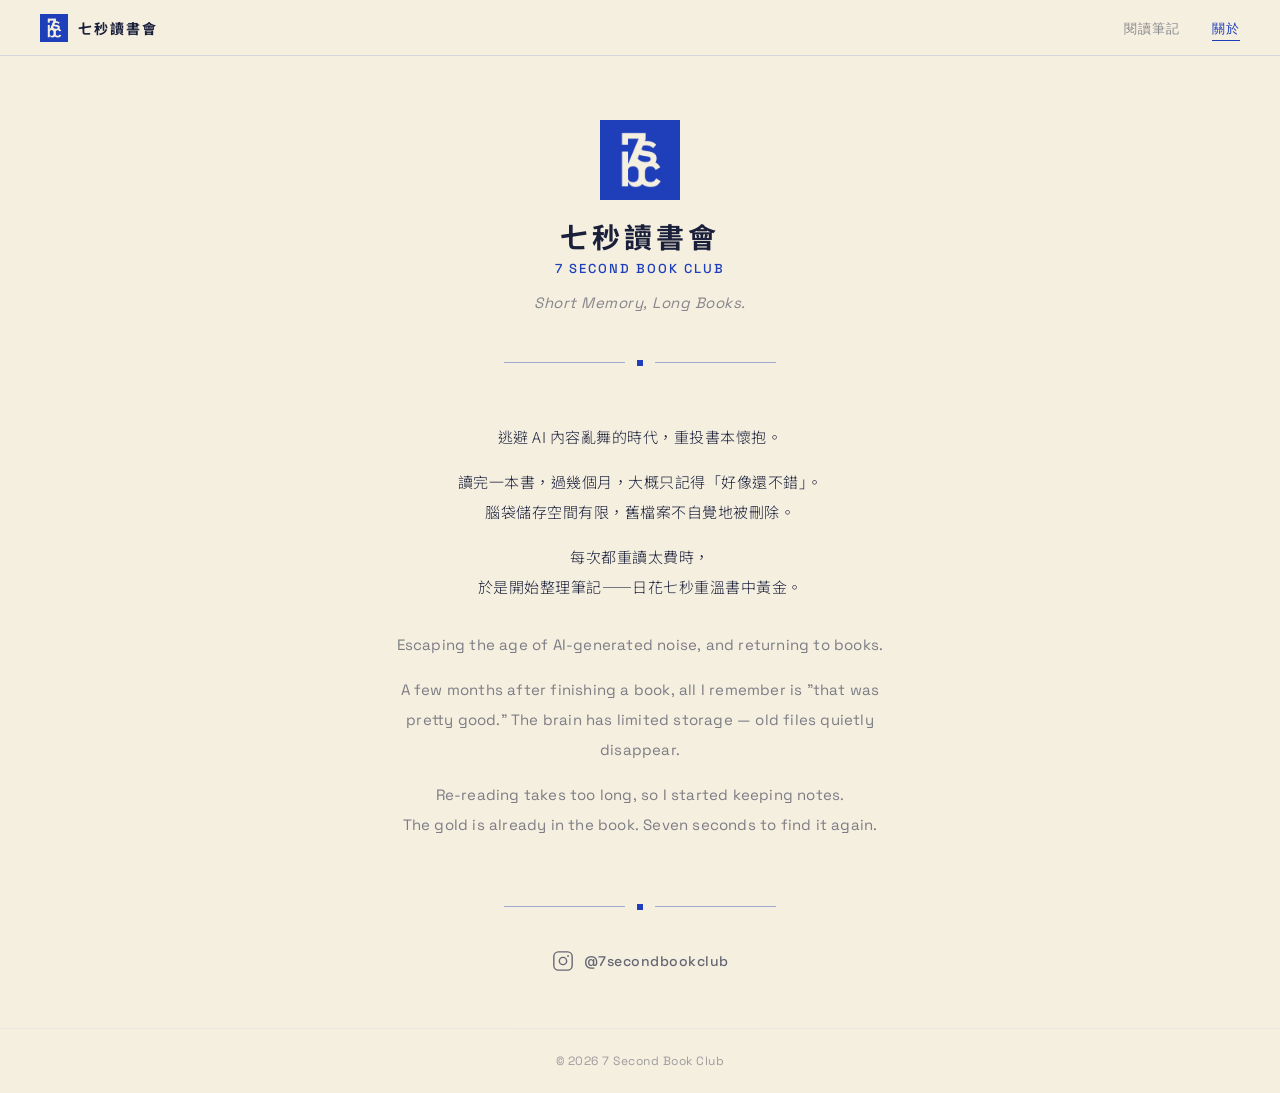
<file: about/index.html>
<!DOCTYPE html>
<html lang="zh-Hant">
<head>
<meta charset="UTF-8">
<meta name="viewport" content="width=device-width, initial-scale=1.0">
<title>關於 · 七秒讀書會</title>
<link href="https://fonts.googleapis.com/css2?family=Space+Grotesk:wght@400;500;600&family=Noto+Sans+TC:wght@300;400;500;700&display=swap" rel="stylesheet">
<link rel="stylesheet" href="../css/styles.css">
<style>
  /* ── HEADER ── */
  header {
    display: flex;
    flex-direction: column;
    align-items: center;
    padding: 64px 24px 48px;
    text-align: center;
  }

  .logo {
    width: 80px;
    height: 80px;
    object-fit: contain;
    margin-bottom: 20px;
  }

  .site-name-zh {
    font-family: var(--tc);
    font-weight: 700;
    font-size: 28px;
    letter-spacing: 4px;
    color: var(--ink);
    line-height: 1.2;
  }

  .site-name-en {
    font-family: var(--sans);
    font-weight: 500;
    font-size: 13px;
    letter-spacing: 2px;
    color: var(--cobalt);
    text-transform: uppercase;
    margin-top: 6px;
  }

  .tagline {
    font-family: var(--sans);
    font-weight: 400;
    font-size: 15px;
    color: var(--ink);
    opacity: 0.5;
    margin-top: 16px;
    letter-spacing: 0.5px;
    font-style: italic;
  }

  /* ── DIVIDER ── */
  .divider {
    display: flex;
    align-items: center;
    gap: 12px;
    max-width: 320px;
    margin: 0 auto;
    padding: 0 24px;
  }

  .divider-dot {
    width: 6px;
    height: 6px;
    background: var(--cobalt);
    flex-shrink: 0;
  }

  .divider-line {
    flex: 1;
    height: 1px;
    background: var(--cobalt);
    opacity: 0.4;
  }

  /* ── INTRO ── */
  .intro {
    max-width: 560px;
    margin: 0 auto;
    padding: 56px 24px 64px;
    text-align: center;
  }

  .intro-zh {
    font-family: var(--tc);
    font-weight: 300;
    font-size: 15px;
    line-height: 2;
    color: var(--ink);
    letter-spacing: 0.5px;
  }

  .intro-zh p + p { margin-top: 1em; }

  .intro-en {
    font-family: var(--sans);
    font-weight: 400;
    font-size: 15px;
    line-height: 2;
    color: var(--ink);
    opacity: 0.55;
    margin-top: 28px;
    letter-spacing: 0.2px;
  }

  .intro-en p + p { margin-top: 1em; }

  /* ── IG HANDLE ── */
  .ig-wrap {
    display: flex;
    justify-content: center;
    padding: 40px 24px 56px;
  }

  .ig-link {
    display: flex;
    align-items: center;
    gap: 10px;
    text-decoration: none;
    color: var(--ink);
    opacity: 0.65;
    transition: opacity 0.2s;
    font-family: var(--sans);
    font-size: 14px;
    font-weight: 500;
    letter-spacing: 0.5px;
  }

  .ig-link:hover { opacity: 1; }

  .ig-icon {
    width: 22px;
    height: 22px;
    fill: none;
    stroke: currentColor;
    stroke-width: 1.5;
    stroke-linecap: round;
    stroke-linejoin: round;
    flex-shrink: 0;
  }

</style>
</head>
<body>

<!-- ── NAV ── -->
<nav class="site-nav">
  <a class="nav-logo" href="../index.html">
    <img src="../logo.png" alt="七秒讀書會">
    <span class="nav-logo-name">七秒讀書會</span>
  </a>
  <ul class="nav-links">
    <li><a href="../index.html">閱讀筆記</a></li>
    <li><a href="index.html" class="active">關於</a></li>
  </ul>
</nav>

<!-- ── HEADER ── -->
<header>
  <img class="logo" src="../logo.png" alt="七秒讀書會">
  <div class="site-name-zh">七秒讀書會</div>
  <div class="site-name-en">7 Second Book Club</div>
  <div class="tagline">Short Memory, Long Books.</div>
</header>

<div class="divider"><div class="divider-line"></div><div class="divider-dot"></div><div class="divider-line"></div></div>

<!-- ── INTRO ── -->
<section class="intro">
  <div class="intro-zh">
    <p>逃避 AI 內容亂舞的時代，重投書本懷抱。</p>
    <p>讀完一本書，過幾個月，大概只記得「好像還不錯」。<br>腦袋儲存空間有限，舊檔案不自覺地被刪除。</p>
    <p>每次都重讀太費時，<br>於是開始整理筆記——日花七秒重溫書中黃金。</p>
  </div>
  <div class="intro-en">
    <p>Escaping the age of AI-generated noise, and returning to books.</p>
    <p>A few months after finishing a book, all I remember is "that was pretty good." The brain has limited storage — old files quietly disappear.</p>
    <p>Re-reading takes too long, so I started keeping notes.<br>The gold is already in the book. Seven seconds to find it again.</p>
  </div>
</section>

<div class="divider"><div class="divider-line"></div><div class="divider-dot"></div><div class="divider-line"></div></div>

<!-- ── IG HANDLE ── -->
<div class="ig-wrap">
  <a class="ig-link" href="https://www.instagram.com/7secondbookclub" target="_blank" rel="noopener">
    <svg class="ig-icon" viewBox="0 0 24 24" aria-label="Instagram">
      <rect x="2" y="2" width="20" height="20" rx="5" ry="5"/>
      <circle cx="12" cy="12" r="4"/>
      <circle cx="17.5" cy="6.5" r="1" fill="currentColor" stroke="none"/>
    </svg>
    @7secondbookclub
  </a>
</div>

<!-- ── FOOTER ── -->
<footer class="site-footer">
  © 2026 7 Second Book Club
</footer>

</body>
</html>
</file>
<file: css/styles.css>
/* ── SHARED VARIABLES ── */
*, *::before, *::after { box-sizing: border-box; margin: 0; padding: 0; }

:root {
  --cream: #F5EFE0;
  --ink: #1A1F3A;
  --cobalt: #1F3FBA;
  --sans: 'Space Grotesk', system-ui, sans-serif;
  --tc: 'Noto Sans TC', sans-serif;
}

html { scroll-behavior: smooth; }

body {
  background: var(--cream);
  color: var(--ink);
  font-family: var(--sans);
  min-height: 100vh;
}

/* ── NAV BAR ── */
.site-nav {
  width: 100%;
  background: var(--cream);
  border-bottom: 1px solid rgba(31, 63, 186, 0.15);
  display: flex;
  align-items: center;
  justify-content: space-between;
  padding: 0 40px;
  height: 56px;
  position: sticky;
  top: 0;
  z-index: 100;
}

.nav-logo {
  display: flex;
  align-items: center;
  gap: 10px;
  text-decoration: none;
}

.nav-logo img {
  width: 28px;
  height: 28px;
  object-fit: contain;
}

.nav-logo-name {
  font-family: var(--tc);
  font-weight: 700;
  font-size: 14px;
  letter-spacing: 2px;
  color: var(--ink);
}

.nav-links {
  display: flex;
  align-items: center;
  gap: 32px;
  list-style: none;
}

.nav-links a {
  text-decoration: none;
  font-family: var(--sans);
  font-size: 13px;
  font-weight: 500;
  letter-spacing: 1px;
  color: var(--ink);
  opacity: 0.5;
  padding-bottom: 3px;
  border-bottom: 1.5px solid transparent;
  transition: opacity 0.2s, border-color 0.2s;
}

.nav-links a:hover {
  opacity: 1;
}

.nav-links a.active {
  opacity: 1;
  color: var(--cobalt);
  border-bottom-color: var(--cobalt);
}

@media (max-width: 480px) {
  .site-nav { padding: 0 20px; }
  .nav-logo-name { display: none; }
  .nav-links { gap: 20px; }
}

/* ── COPYRIGHT FOOTER ── */
.site-footer {
  border-top: 1px solid rgba(31, 63, 186, 0.12);
  padding: 24px;
  text-align: center;
  font-family: var(--sans);
  font-size: 12px;
  letter-spacing: 0.5px;
  color: var(--ink);
  opacity: 0.4;
}
</file>
